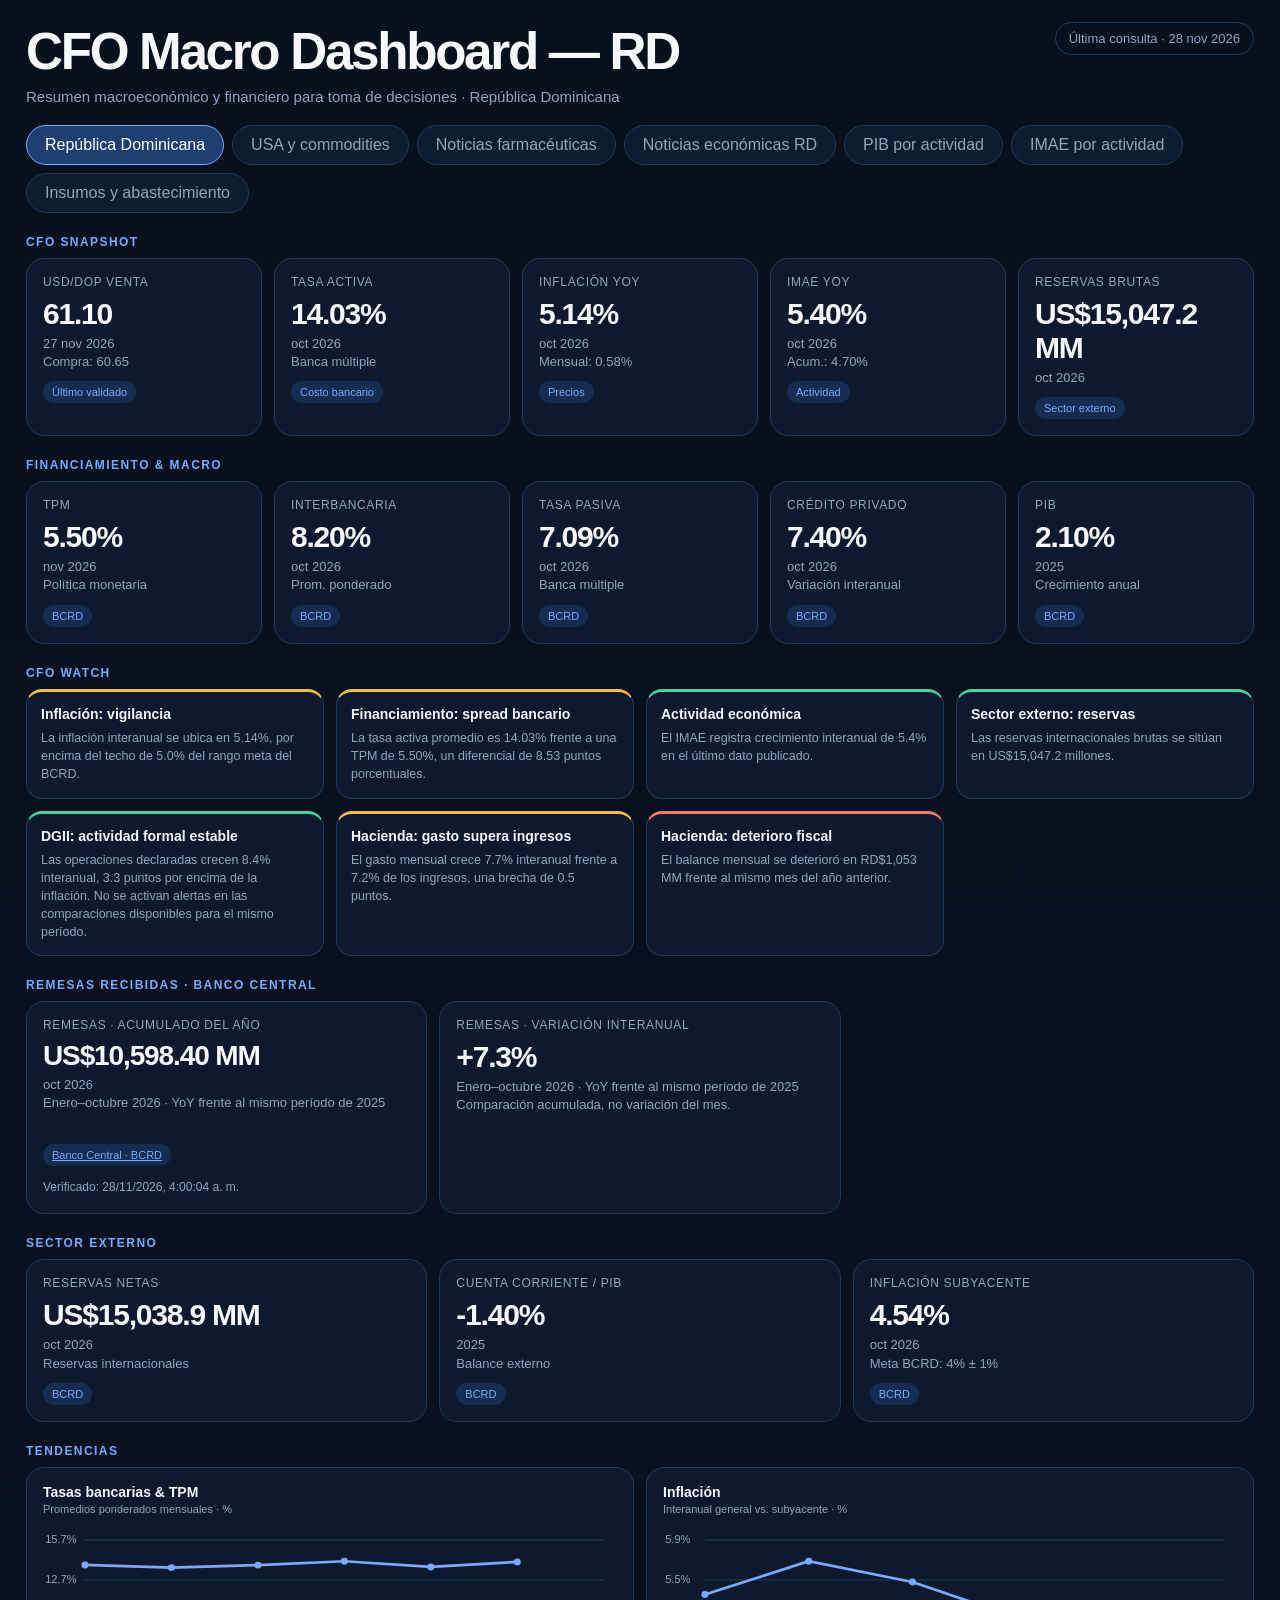
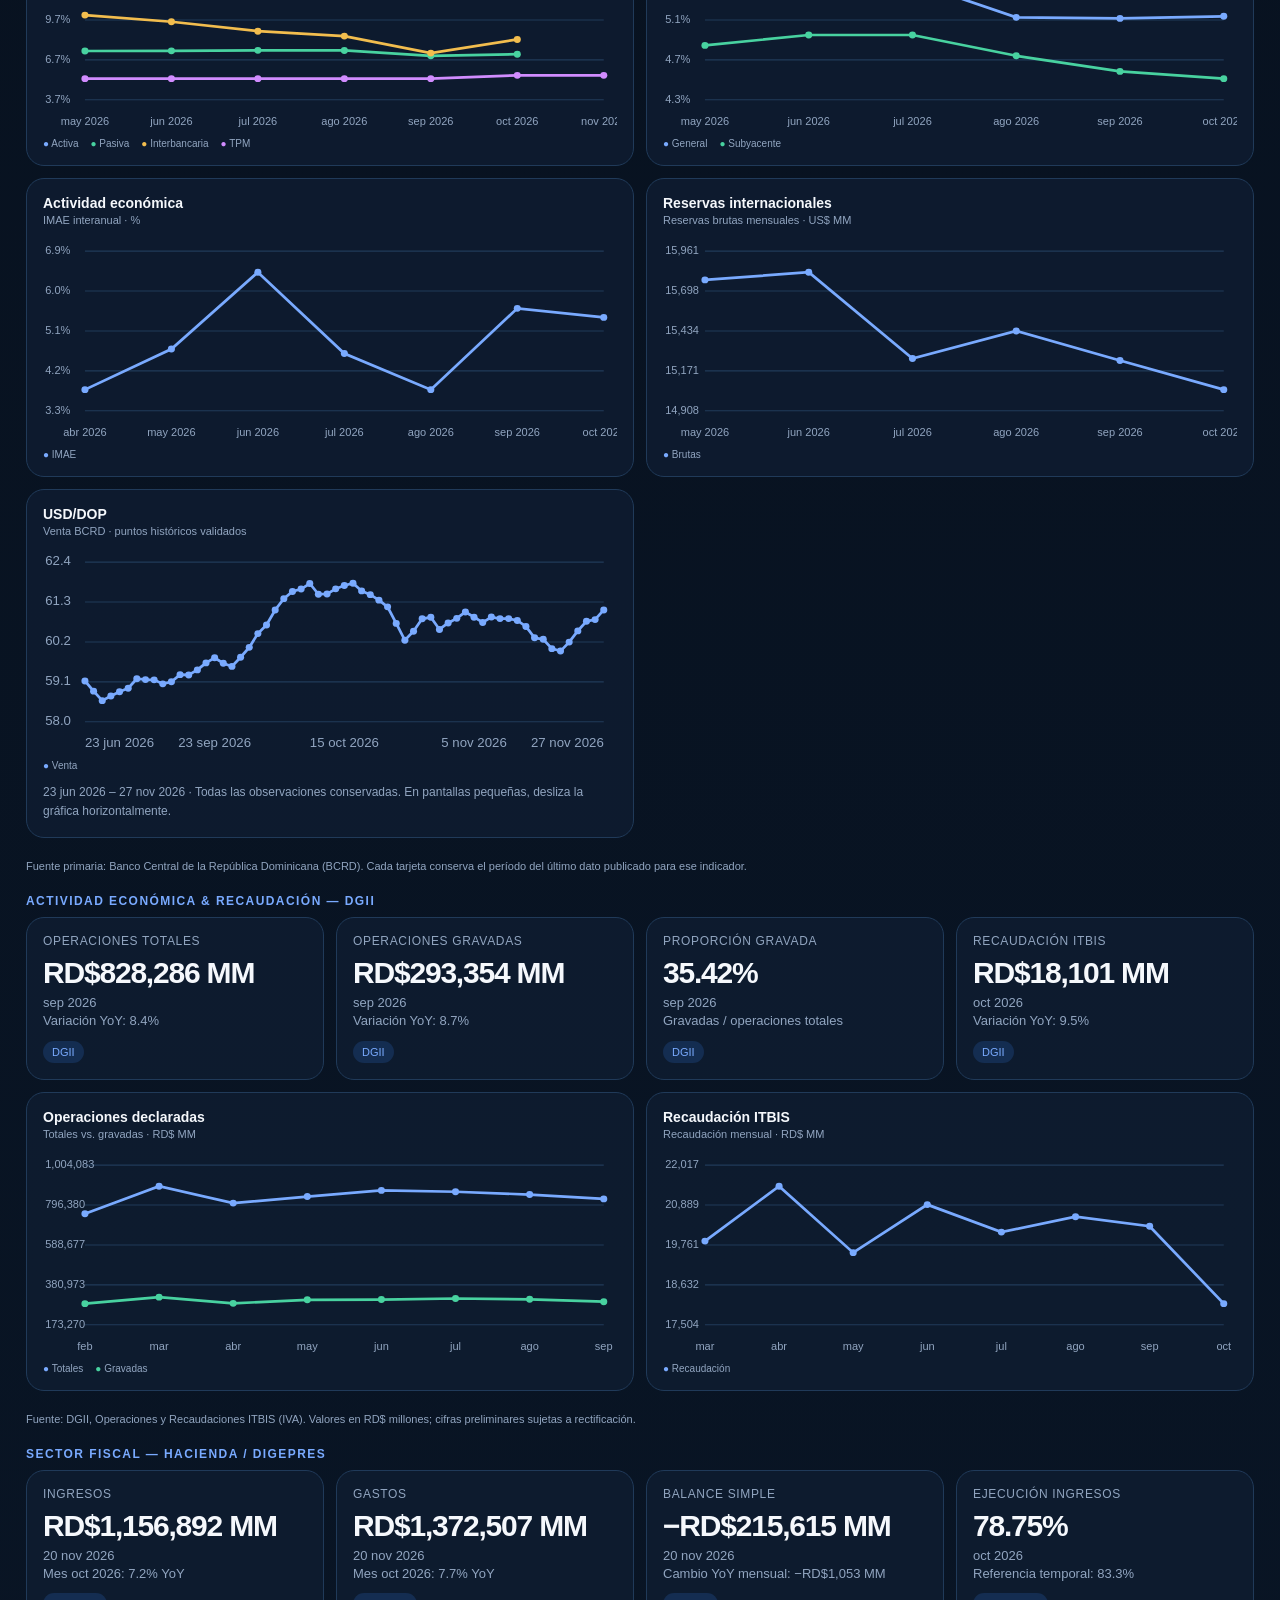
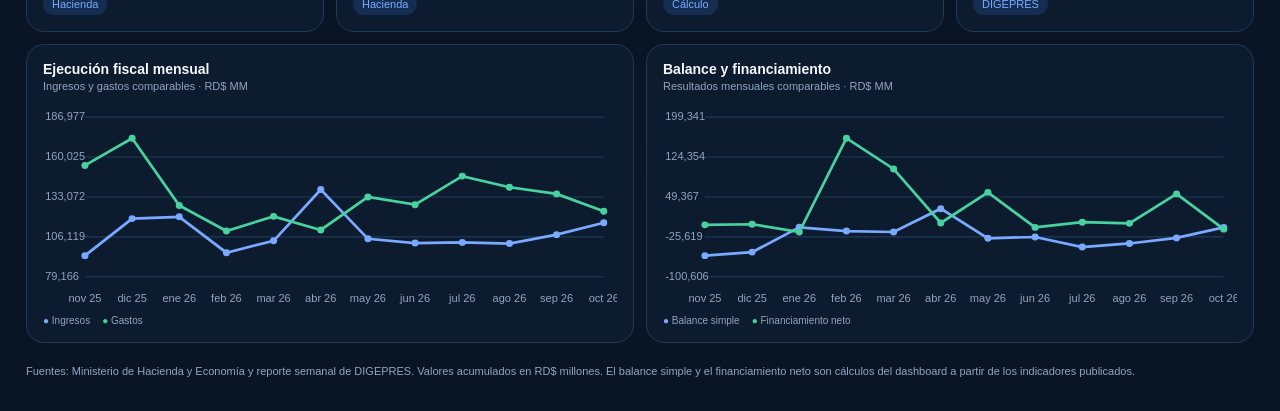
<file: index.html>
<!doctype html>
<html lang="es"><head>
<meta charset="utf-8"><meta name="viewport" content="width=device-width,initial-scale=1,viewport-fit=cover">
<title>CFO Macro Dashboard RD</title>
<style>
:root{--bg:#08111f;--panel:#0e1c2f;--line:#203a59;--text:#f5f8fc;--muted:#91a5c0;--blue:#79aaff;--green:#48d2a0;--yellow:#f2bd4e;--red:#ff7777}
*{box-sizing:border-box}body{margin:0;background:linear-gradient(180deg,#07101d,#091525);color:var(--text);font-family:-apple-system,BlinkMacSystemFont,"Segoe UI",Roboto,Arial,sans-serif}
.wrap{max-width:1500px;margin:auto;padding:22px 26px 34px}
header{display:flex;justify-content:space-between;align-items:flex-start;gap:16px;margin-bottom:20px}
h1{font-size:clamp(30px,4vw,52px);letter-spacing:-.045em;margin:0}.sub{color:var(--muted);margin-top:7px;font-size:15px}
.badge{border:1px solid var(--line);border-radius:999px;padding:8px 13px;color:var(--muted);font-size:13px;white-space:nowrap}
.sec{font-size:12px;font-weight:800;letter-spacing:.12em;color:var(--blue);text-transform:uppercase;margin:22px 0 9px}
.grid5{display:grid;grid-template-columns:repeat(5,minmax(0,1fr));gap:12px}
.card{background:rgba(14,28,47,.92);border:1px solid var(--line);border-radius:18px;padding:16px;min-height:138px}
.k{font-size:12px;color:var(--muted);text-transform:uppercase;letter-spacing:.055em}.v{font-size:30px;font-weight:800;letter-spacing:-.04em;margin:8px 0 4px}
.meta{font-size:13px;color:var(--muted);line-height:1.4}.pill{display:inline-block;margin-top:10px;background:#142d51;color:var(--blue);font-size:11px;padding:5px 9px;border-radius:999px}
.watchgrid{display:grid;grid-template-columns:repeat(4,minmax(0,1fr));gap:12px}.watch{background:rgba(14,28,47,.92);border:1px solid var(--line);border-top:3px solid var(--green);border-radius:16px;padding:14px;min-height:110px}
.watch.yellow{border-top-color:var(--yellow)}.watch.red{border-top-color:var(--red)}.watch h3{font-size:14px;margin:0 0 7px}.watch p{font-size:12.5px;line-height:1.45;color:var(--muted);margin:0}
.ext{display:grid;grid-template-columns:repeat(3,1fr);gap:12px}.ext .card{min-height:120px}
.foot{font-size:11px;color:var(--muted);margin-top:22px}
.charts{display:grid;grid-template-columns:repeat(2,minmax(0,1fr));gap:12px}
.chart{background:rgba(14,28,47,.92);border:1px solid var(--line);border-radius:18px;padding:16px;min-height:270px}
.chart h3{font-size:14px;margin:0 0 3px}.chart .desc{font-size:11px;color:var(--muted);margin-bottom:10px}
.chart svg{width:100%;height:205px;overflow:visible}.chart text{fill:var(--muted);font-size:10px}
.chart .gridline{stroke:#203a59;stroke-width:1}.chart .line{fill:none;stroke-width:2.5}.legend{display:flex;gap:12px;flex-wrap:wrap;font-size:10px;color:var(--muted);margin-top:4px}
.dgii{display:grid;grid-template-columns:repeat(4,minmax(0,1fr));gap:12px}
.fiscal{display:grid;grid-template-columns:repeat(4,minmax(0,1fr));gap:12px}
@media(max-width:1000px){.grid5{grid-template-columns:repeat(3,1fr)}.watchgrid{grid-template-columns:repeat(2,1fr)}}
@media(max-width:1000px){.dgii,.fiscal{grid-template-columns:repeat(2,1fr)}}
@media(max-width:650px){.charts{grid-template-columns:1fr}.wrap{padding:16px}header{display:block}.badge{display:inline-block;margin-top:12px}.grid5{grid-template-columns:repeat(2,1fr)}.ext{grid-template-columns:1fr}.watchgrid,.dgii,.fiscal{grid-template-columns:1fr}.card{min-height:126px;padding:14px}.v{font-size:28px}.sub{font-size:13px}}
nav{display:flex;gap:8px;flex-wrap:wrap;margin:16px 0 22px}button.tab{font:inherit;cursor:pointer;border:1px solid var(--line);border-radius:999px;background:var(--panel);color:var(--muted);padding:10px 18px}button.tab[aria-selected="true"]{background:#1d4071;color:#fff;border-color:var(--blue)}[hidden]{display:none!important}a{color:var(--blue)}.source-note{font-size:12px;color:var(--muted);line-height:1.6;margin-top:12px}.usa-card .v{font-size:28px}.usa-card .meta{min-height:58px}.source-warning{color:var(--yellow)}
.news-tools{display:flex;gap:16px;flex-wrap:wrap;margin:20px 0}.news-tools label{display:flex;align-items:center;gap:8px;color:var(--muted);font-size:13px}.news-tools select,.news-tools input{font:inherit;border:1px solid var(--line);border-radius:10px;padding:11px;background:var(--panel);color:var(--text);max-width:100%}.news-search{flex:1}.news-search input{flex:1;min-width:160px}.news-grid{display:grid;grid-template-columns:repeat(2,minmax(0,1fr));gap:12px;margin:16px 0}.news-card{min-height:0}.news-card h3{font-size:17px;line-height:1.45;margin:9px 0 14px}.news-card h3 a{text-decoration:none;color:var(--text)}.news-card h3 a:hover{text-decoration:underline;color:var(--blue)}.news-tags{display:flex;flex-wrap:wrap;gap:6px}.news-tags span{font-size:11px;color:var(--muted);border:1px solid var(--line);padding:4px 7px;border-radius:999px}.empty{padding:28px;color:var(--muted);grid-column:1/-1;border:1px dashed var(--line);border-radius:16px}@media(max-width:650px){#usaCards{grid-template-columns:1fr}.news-grid{grid-template-columns:1fr}.news-tools{display:block}.news-tools label{margin-bottom:10px}}
.chart-scroll{width:100%;overflow-x:auto}.fx-chart svg{min-width:560px}.fx-chart svg text{font-size:12px}.fx-chart .chart-scroll{scrollbar-width:thin;scrollbar-color:var(--line) var(--panel)}
.gdp-top{display:flex;justify-content:space-between;align-items:center;gap:20px;flex-wrap:wrap}.gdp-top h2{font-size:23px;margin:0}.gdp-top label{color:var(--muted);font-size:13px;display:block;max-width:100%}.gdp-top select{display:block;width:360px;max-width:100%;font:inherit;background:var(--panel);color:var(--text);border:1px solid var(--line);border-radius:10px;padding:12px;margin-top:7px}.gdp-detail{display:grid;grid-template-columns:minmax(0,3fr) minmax(190px,1fr);gap:16px;margin:20px 0}.gdp-plot h3{margin:0;font-size:18px}.gdp-plot .source-note{margin-top:5px}.gdp-plot svg{display:block;width:100%;height:255px}.gdp-gridline{stroke:var(--line);stroke-width:1}.gdp-axis{fill:var(--muted);font-size:12px}.gdp-value{fill:var(--text);font-size:14px}.gdp-bar{fill:var(--blue)}.gdp-bar-negative{fill:var(--red)}.gdp-summary{display:flex;flex-direction:column;justify-content:space-around;gap:24px}.gdp-number{font-size:34px;font-weight:800;letter-spacing:-.04em;margin:7px 0;font-variant-numeric:tabular-nums}.gdp-table-wrap{overflow-x:auto}.gdp-table{width:100%;min-width:710px;border-collapse:collapse;font-size:13px;font-variant-numeric:tabular-nums}.gdp-table th,.gdp-table td{padding:13px 12px;border-bottom:1px solid var(--line);text-align:right;white-space:nowrap}.gdp-table th{font-weight:500;color:var(--muted)}.gdp-table th:first-child,.gdp-table td:first-child{text-align:left;white-space:normal;min-width:210px;max-width:300px}.gdp-table th span{font-size:11px}.gdp-table button{font:inherit;color:var(--text);background:none;border:0;padding:0;text-align:left;cursor:pointer;text-decoration:underline;text-decoration-style:dotted;text-underline-offset:4px}.gdp-selected{background:#142d51}.gdp-negative{color:var(--red)}.gdp-latest{font-weight:800}@media(max-width:650px){.gdp-detail{grid-template-columns:1fr}.gdp-summary{flex-direction:row;justify-content:space-between}.gdp-top select{width:100%}.gdp-top label{width:100%}.gdp-number{font-size:28px}.gdp-axis{font-size:11px}.gdp-value{font-size:12px}}
#usaCards{grid-template-columns:repeat(4,minmax(0,1fr))}@media(max-width:1000px){#usaCards{grid-template-columns:repeat(3,minmax(0,1fr))}}@media(max-width:650px){#usaCards{grid-template-columns:1fr}}
</style><link rel="stylesheet" href="assets/inputs.css"></head><body><main class="wrap">
<header><div><h1>CFO Macro Dashboard — RD</h1><div class="sub">Resumen macroeconómico y financiero para toma de decisiones · República Dominicana</div></div><div class="badge" id="stamp">Actualizando…</div></header>
<nav aria-label="Secciones del dashboard"><button class="tab" id="tab-rd" role="tab" aria-controls="panel-rd" aria-selected="true">República Dominicana</button><button class="tab" id="tab-usa" role="tab" aria-controls="panel-usa" aria-selected="false">USA y commodities</button><button class="tab" id="tab-news" role="tab" aria-controls="panel-news" aria-selected="false">Noticias farmacéuticas</button><button class="tab" id="tab-economy" role="tab" aria-controls="panel-economy" aria-selected="false">Noticias económicas RD</button><button class="tab" id="tab-gdp" role="tab" aria-controls="panel-gdp" aria-selected="false">PIB por actividad</button><a href="imae.html" style="display:inline-flex;align-items:center;border:1px solid #203a59;border-radius:999px;background:#0e1c2f;color:#91a5c0;padding:10px 18px;text-decoration:none">IMAE por actividad</a><button class="tab" id="tab-inputs" role="tab" aria-controls="panel-inputs" aria-selected="false">Insumos y abastecimiento</button></nav>
<section id="panel-rd" role="tabpanel" aria-labelledby="tab-rd"><div id="health" class="foot" role="status"></div><div class="sec">CFO Snapshot</div><div class="grid5" id="snapshot"></div>
<div class="sec">Financiamiento & Macro</div><div class="grid5" id="macro"></div>
<div class="sec">CFO Watch</div><div class="watchgrid" id="watch"></div>
<div class="sec">Remesas recibidas · Banco Central</div><div class="ext" id="remittancesCards"></div><div class="sec">Sector externo</div><div class="ext" id="external"></div>
<div class="sec">Tendencias</div><div class="charts" id="charts"></div><div class="foot">Fuente primaria: Banco Central de la República Dominicana (BCRD). Cada tarjeta conserva el período del último dato publicado para ese indicador.</div>
<div class="sec">Actividad económica & recaudación — DGII</div><div class="dgii" id="dgii"></div>
<div class="charts" id="dgiiCharts" style="margin-top:12px"></div>
<div class="foot">Fuente: DGII, Operaciones y Recaudaciones ITBIS (IVA). Valores en RD$ millones; cifras preliminares sujetas a rectificación.</div>
<div class="sec">Sector fiscal — Hacienda / DIGEPRES</div><div class="fiscal" id="fiscal"></div>
<div class="charts" id="fiscalCharts" style="margin-top:12px"></div>
<div class="foot">Fuentes: Ministerio de Hacienda y Economía y reporte semanal de DIGEPRES. Valores acumulados en RD$ millones. El balance simple y el financiamiento neto son cálculos del dashboard a partir de los indicadores publicados.</div>
</section><section id="panel-usa" role="tabpanel" aria-labelledby="tab-usa" hidden><div class="sec">USA y commodities</div><p class="source-note">Cada indicador muestra el período del dato y la última verificación. Fed: rango objetivo vigente. Treasury: última observación diaria publicada. CPI: inflación general interanual mensual. S&P 500: último cierre publicado, en puntos; no es una cotización en tiempo real. PMI: mensual. Commodities: última observación diaria disponible, con unidad y mercado de referencia.</p><div class="grid5" id="usaCards"></div><div class="source-note" id="usaHealth" role="status"></div><div class="sec">Cómo leerlos</div><div class="ext"><div class="card"><h3>Financiamiento en USD</h3><div class="meta">La Fed señala la política monetaria de corto plazo. El Treasury a 10 años sirve de referencia para rendimientos y financiamiento de mayor plazo.</div></div><div class="card"><h3>Actividad de USA</h3><div class="meta">PMI superior a 50 indica expansión del sector; inferior a 50, contracción. Es un índice de difusión: 54.5 no significa crecimiento de 54.5%.</div></div><div class="card"><h3>Referencias de commodities</h3><div class="meta">WTI: spot en Cushing. Oro: futuros COMEX (GC=F), US$/onza troy; el cambio de contrato puede afectar la serie. No son precios al consumidor en RD ni cotizaciones en tiempo real.</div></div></div><div class="sec">Economic Cycle · Leading, Coincident & Lagging</div><p class="source-note">Fuente exclusiva: The Conference Board. Solo último valor publicado y variación mensual cuando esté disponible.</p><div class="ext" id="economicCycle"></div><p class="source-note" id="economicCycleStatus" role="status">Consultando disponibilidad de series públicas…</p></section>
<section id="panel-news" role="tabpanel" aria-labelledby="tab-news" hidden><div class="sec">Noticias farmacéuticas del día</div><p class="source-note">Medicamentos, industria farmacéutica, regulación y acceso. Cobertura de medios seleccionados en RD, Centroamérica, México, USA, Europa y el resto del mundo.</p><div class="news-tools"><label>Región <select id="newsRegion"><option value="all">Todas las regiones</option></select></label><label class="news-search">Buscar <input id="newsSearch" type="search" placeholder="Empresa, medicamento o tema…"></label></div><div class="source-note" id="newsStatus" role="status">Buscando noticias…</div><div id="newsList" class="news-grid"></div><div class="source-note">Solo se muestran publicaciones del día en hora dominicana. La búsqueda se ejecuta diariamente, incluidos fines de semana; no se presenta un archivo de días anteriores. Algunos medios requieren suscripción. Los enlaces de Google News conducen a la publicación original.</div></section>
<section id="panel-economy" role="tabpanel" aria-labelledby="tab-economy" hidden>
<div class="sec">Noticias económicas y financieras · República Dominicana</div>
<p class="source-note">Banco Central, Hacienda, DGII, sector financiero, mercado de valores y economía dominicana. Incluye noticias, análisis y búsquedas de artículos de opinión o relacionados con economistas dominicanos.</p>
<div class="news-tools"><label>Tema <select id="economyTopic"><option value="all">Todos los temas</option></select></label><label>Economista <select id="economyEconomist"><option value="all">Todos</option></select></label><label class="news-search">Buscar <input id="economySearch" type="search" placeholder="Institución, economista o tema…"></label></div>
<div id="economyStatus" class="source-note" role="status">Buscando noticias económicas…</div><div id="economyList" class="news-grid"></div>
<p class="source-note">Solo publicaciones del día en hora dominicana. Las noticias del día anterior se ocultan automáticamente; no se mantiene un archivo visible. Búsqueda automática programada varias veces al día, sujeta a los retrasos de GitHub. La pantalla comprueba nuevas publicaciones cada cinco minutos. Cobertura de medios seleccionados y fuentes oficiales, no exhaustiva. Los filtros de economistas incluyen coincidencias por nombre en el titular/resumen o en la búsqueda; no confirman autoría. Los enlaces de Google News redirigen al medio original; algunos medios requieren suscripción.</p>
</section>
<section id="panel-gdp" role="tabpanel" aria-labelledby="tab-gdp" hidden><div class="gdp-top"><div><div class="sec">PIB por actividad</div><h2>Últimos cuatro trimestres publicados</h2><div class="source-note" id="gdpPeriods">Cargando datos del BCRD…</div></div><label>Actividad<select id="gdpActivity" aria-label="Actividad económica"></select></label></div><div class="gdp-detail"><div class="card gdp-plot"><h3 id="gdpTitle">Construcción</h3><div class="source-note">Cada trimestre frente al mismo trimestre del año anterior</div><div id="gdpChart"></div></div><div class="card gdp-summary" aria-live="polite"><div><div class="meta">Últimos 12 meses · YoY</div><div class="gdp-number" id="gdpAnnual">—</div><div class="meta" id="gdpAnnualPeriod"></div></div><div><div class="meta">Acumulado del año · YoY</div><div class="gdp-number" id="gdpYtd">—</div><div class="meta" id="gdpYtdPeriod"></div></div></div></div><div class="sec">Comparación de actividades</div><div class="gdp-table-wrap"><table class="gdp-table"><thead id="gdpTableHead"></thead><tbody id="gdpTableBody"></tbody></table></div><div class="source-note" id="gdpStatus" role="status"></div><div class="source-note">Fuente: <a id="gdpSource" target="_blank" rel="noopener noreferrer">Banco Central · descargar Excel</a>. Índices de volumen encadenados, referencia 2018. Las cuatro columnas comparan cada trimestre con el mismo trimestre del año anterior. Últimos 12 meses: cálculo con los índices de cada actividad frente a los cuatro trimestres previos. Acumulado: tasa oficial del BCRD. Las actividades y sus desgloses no deben sumarse. Salud corresponde a servicios de salud; este cuadro no identifica por separado la fabricación de medicamentos.</div></section>
<section id="panel-inputs" role="tabpanel" aria-labelledby="tab-inputs" hidden>
<div class="inputs-top"><div><div class="sec">Insumos y abastecimiento</div><h2>Señales externas de costo y suministro</h2></div><span class="badge">Fuentes públicas</span></div>
<p class="inputs-intro">Referencias de mercado para materias primas y empaques. <strong>Los índices orientan sobre presiones externas; no son cotizaciones de grado farmacéutico ni garantizan disponibilidad.</strong> Las sustancias se presentan por nombre genérico, sin prioridades comerciales.</p>
<div class="source-note" id="inputsStatus" role="status">Cargando señales públicas…</div>
<div class="sec">CFO Watch · insumos</div><div id="inputsWatch" class="watchgrid inputs-watch"></div>
<div class="sec">Fletes marítimos · World Container Index</div><div class="ext" id="wciCards"></div><p class="source-note">WCI semanal de Drewry: US$ por contenedor de 40 pies en rutas principales. Referencia global; cada importación depende de su ruta y condiciones.</p><div class="sec">Precios de referencia y logística</div><p class="inputs-legend">Variación frente a 1, 3 y 12 meses antes, con meses comparables exactos. Fuentes directas: BLS para los cuatro índices PPI y Banco Mundial para aluminio y azúcar. Estos dos históricos se reconstruyen íntegramente con la nueva fuente, sin empalmar FMI/FRED. El azúcar se convierte de US$/kg a centavos US$/libra. Los índices PPI miden precios de productor en EE. UU.; su nivel no es un precio en dólares. Los gráficos muestran hasta 24 observaciones mensuales en su unidad original. Una caída de un índice no implica una caída proporcional del precio del insumo terminado.</p><div id="inputsCards" class="inputs-cards"></div>
<div class="sec">Materias primas con referencia disponible</div>
<p class="inputs-legend">La tabla muestra únicamente sustancias con datos numéricos de una serie pública integrada. Se omiten los materiales sin referencia disponible. Las referencias son indirectas y deben interpretarse según su alcance.</p>
<div class="news-tools inputs-tools"><label class="news-search">Buscar sustancia <input id="inputsSearch" type="search" placeholder="Nombre genérico…"></label></div>
<div class="source-note" id="inputsCatalogueCount" role="status"></div><div class="gdp-table-wrap"><table class="gdp-table inputs-table"><thead><tr><th>Sustancia</th><th>Precio / referencia</th><th>Alcance de la comparación</th></tr></thead><tbody id="inputsCatalogueBody"></tbody></table></div><div class="source-note" id="inputsFDAStatus"></div>
<div class="sec">Fuentes y lectura de las señales</div><div class="ext inputs-method">
<div class="card"><h3>Empaques</h3><p>Aluminio primario, resinas termoplásticas, corrugado y cajas plegadizas tienen referencias externas integradas. La canasta de resinas no es un índice específico de PVC/PVDC. El costo de transformación, impresión, recubrimiento y transporte puede cambiar de forma independiente.</p><p>PVC regional: <a href="https://www.icis.com/explore/commodities/chemicals/pvc/" target="_blank" rel="noopener noreferrer">ICIS</a>. Referencia especializada por evaluar según acceso y licencia; no se extraen precios restringidos.</p></div>
<div class="card"><h3>APIs y excipientes especializados</h3><p><a href="https://www.pharmacompass.com/" target="_blank" rel="noopener noreferrer">PharmaCompass</a> ofrece referencias de APIs para consulta externa. Las operaciones deben compararse por sustancia, sal, pureza, volumen, fecha, destino e Incoterm. No se calcula un precio comparable con transacciones heterogéneas.</p><p>Sin serie validada se muestra «sin serie pública comparable integrada». No se reemplazan celulosas, polioles o sílice farmacéutica con precios industriales de otros productos.</p></div>
<div class="card"><h3>Disponibilidad y alertas</h3><p><a href="https://www.fda.gov/drugs/drug-safety-and-availability/drug-shortages" target="_blank" rel="noopener noreferrer">FDA Drug Shortages</a>: se consultan todos los registros y se filtran estados Current por familia genérica. Una presentación puede figurar Available dentro de un faltante vigente. No significa escasez mundial del API.</p><p>GSCPI: presión global respecto del promedio histórico. No mide inventarios, proveedores ni plazos de entrega de una empresa.</p></div></div>
<details class="card inputs-method" style="margin-top:16px"><summary>Metodología y umbrales del CFO Watch</summary><ul><li>Precios: amarillo si el aumento alcanza 5% en 1 mes, 10% en 3 meses o 20% en 12 meses; rojo desde 10%, 20% o 30%, respectivamente. Son umbrales orientativos de observación, sin calibración a contratos o márgenes.</li><li>GSCPI: amarillo desde 1 desviación estándar y rojo desde 2. Sus variaciones se expresan en puntos.</li><li>Series con más de 120 días o consulta fallida no generan nuevas alertas numéricas. Mantienen el dato, período y verificación anterior con aviso de vigencia.</li><li>Un faltante FDA genera una señal amarilla informativa separada, sin convertirlo en una clasificación de disponibilidad del API. La fecha de actualización de la base y la de cada registro se muestran por separado.</li><li>Ausencia de alerta o de coincidencia FDA no demuestra disponibilidad. La cobertura no es exhaustiva y no incluye precios de contratos, costos puestos en planta ni inventarios.</li></ul></details>
</section>
</main><script>
for(const name of ['rd','usa','news','economy','gdp','inputs'])document.getElementById('tab-'+name).addEventListener('click',()=>{for(const id of ['rd','usa','news','economy','gdp','inputs']){document.getElementById('panel-'+id).hidden=id!==name;document.getElementById('tab-'+id).setAttribute('aria-selected',String(id===name));}});
if(location.hash==='#insumos')document.getElementById('tab-inputs').click();
const esc=v=>String(v??'').replace(/[&<>"']/g,c=>({'&':'&amp;','<':'&lt;','>':'&gt;','"':'&quot;',"'":'&#39;'}[c]));
const safeURL=u=>{try{const x=new URL(u);return x.protocol==='https:'?x.href:'#'}catch{return '#'}};
const M=["ene","feb","mar","abr","may","jun","jul","ago","sep","oct","nov","dic"];
const per=p=>{if(!p)return"—";let a=p.split("-");if(a.length===3)return`${+a[2]} ${M[+a[1]-1]} ${a[0]}`;if(a.length===2)return`${M[+a[1]-1]} ${a[0]}`;return p};
const g=(d,k)=>d.series?.[k]||{};
function card(label,x,fmt="pct",extra="",pill="BCRD"){
 let n=x.value,v=n==null?"—":fmt==="pct"?`${Number(n).toFixed(2)}%`:fmt==="fx"?Number(n).toFixed(2):fmt==="usd"?`US$${Number(n).toLocaleString("en-US",{maximumFractionDigits:1})} MM`:fmt==="rdmm"?`${Number(n)<0?"−":""}RD$${Math.abs(Number(n)).toLocaleString("en-US",{maximumFractionDigits:0})} MM`:Number(n).toFixed(1);
 return`<div class="card"><div class="k">${label}</div><div class="v">${v}</div><div class="meta">${per(x.period)}${extra?`<br>${extra}`:""}</div><span class="pill">${pill}</span></div>`
}

function lineChart(title,desc,labels,series,format="pct"){
 const W=520,H=190,L=38,R=12,T=14,B=28, vals=series.flatMap(s=>s.values.filter(v=>v!=null && Number.isFinite(v)));
 if(!vals.length)return `<div class="chart"><h3>${title}</h3><div class="desc">Sin observaciones verificadas.</div></div>`;
 let min=Math.min(...vals),max=Math.max(...vals); let pad=(max-min)*.18||1; min-=pad;max+=pad;
 const x=i=>L+(W-L-R)*(labels.length===1?.5:i/(labels.length-1));
 const y=v=>T+(H-T-B)*(max-v)/(max-min);
 const colors=["#79aaff","#48d2a0","#f2bd4e","#d18cff"];
 let grid=[0,.25,.5,.75,1].map(q=>{let yy=T+(H-T-B)*q,val=max-(max-min)*q;return `<line class="gridline" x1="${L}" y1="${yy}" x2="${W-R}" y2="${yy}"/><text x="2" y="${yy+3}">${format==="usd"?Math.round(val).toLocaleString("en-US"):val.toFixed(1)+(format==="pct"?"%":"")}</text>`}).join("");
 let lines=series.map((s,j)=>{let good=s.values.map((v,i)=>v==null?null:{v,i}).filter(Boolean);let pts=good.map(o=>`${x(o.i)},${y(o.v)}`).join(" ");let dots=good.map(o=>`<circle cx="${x(o.i)}" cy="${y(o.v)}" r="3.2" fill="${colors[j]}">${format==="fx"?`<title>${esc(s.name)} · ${esc(labels[o.i])} · RD$${Number(o.v).toFixed(4)}</title>`:""}</circle>`).join("");return `<polyline class="line" stroke="${colors[j]}" points="${pts}"/>${dots}`}).join("");
 const tickIndices=format==="fx"?new Set(Array.from({length:Math.min(5,labels.length)},(_,j)=>Math.round(j*(labels.length-1)/Math.max(1,Math.min(5,labels.length)-1)))):null;
 let xl=labels.map((a,i)=>tickIndices&&!tickIndices.has(i)?"":`<text text-anchor="${format==="fx"&&i===0?"start":format==="fx"&&i===labels.length-1?"end":"middle"}" x="${x(i)}" y="${H-5}">${a}</text>`).join("");
 let leg=series.map((s,j)=>`<span><b style="color:${colors[j]}">●</b> ${s.name}</span>`).join("");
 return `<div class="chart${format==="fx"?" fx-chart":""}"><h3>${title}</h3><div class="desc">${desc}</div><div class="chart-scroll"><svg viewBox="0 0 ${W} ${H}" preserveAspectRatio="none" role="img" aria-label="${esc(title)}: ${esc(labels[0])} a ${esc(labels[labels.length-1])}">${grid}${lines}${xl}</svg></div><div class="legend">${leg}</div>${format==="fx"?`<div class="source-note">${esc(labels[0])} – ${esc(labels[labels.length-1])} · Todas las observaciones conservadas. En pantallas pequeñas, desliza la gráfica horizontalmente.</div>`:""}</div>`;
}

Promise.all([fetch("data/current.json?ts="+Date.now()).then(r=>r.json()),fetch("data/history.json?ts="+Date.now()).then(r=>r.json())]).then(([d,h])=>{
 document.getElementById("stamp").textContent="Última consulta · "+per(d.as_of);
 document.getElementById("health").textContent=Object.entries(d.source_health||{}).filter(([k,v])=>!v.ok).map(([k])=>`${k}: verificación incompleta; se conserva el dato anterior.`).join(" · ");
 let buy=g(d,"usd_dop_buy");
 document.getElementById("snapshot").innerHTML=
 card("USD/DOP venta",g(d,"usd_dop_sell"),"fx",`Compra: ${buy.value==null?"—":Number(buy.value).toFixed(2)}`,"Último validado")+
 card("Tasa activa",g(d,"active_rate"),"pct","Banca múltiple","Costo bancario")+
 card("Inflación YoY",g(d,"inflation_yoy"),"pct",g(d,"inflation_monthly").value!=null?`Mensual: ${Number(g(d,"inflation_monthly").value).toFixed(2)}%`:"","Precios")+
 card("IMAE YoY",g(d,"imae_yoy"),"pct",g(d,"imae_ytd").value!=null?`Acum.: ${Number(g(d,"imae_ytd").value).toFixed(2)}%`:"","Actividad")+
 card("Reservas brutas",g(d,"gross_reserves"),"usd","","Sector externo");
 document.getElementById("macro").innerHTML=
 card("TPM",g(d,"policy_rate"),"pct","Política monetaria")+
 card("Interbancaria",g(d,"interbank_rate"),"pct","Prom. ponderado")+
 card("Tasa pasiva",g(d,"passive_rate"),"pct","Banca múltiple")+
 card("Crédito privado",g(d,"private_credit_yoy"),"pct","Variación interanual")+
 card("PIB",g(d,"gdp_growth"),"pct","Crecimiento anual");
 let w=d.cfo_watch||[];
 document.getElementById("watch").innerHTML=w.map(x=>`<div class="watch ${x.level||"green"}"><h3>${x.title}</h3><p>${x.text}</p></div>`).join("")||`<div class="watch"><h3>Sin alertas</h3><p>No hay señales generadas.</p></div>`;

 let mo=h.monthly||{}, daily=h.daily||{};
 const recent=(...keys)=>[...new Set(keys.flatMap(k=>Object.keys(mo[k]||{})))].sort().slice(-8);
 const ratePeriods=recent("active_rate","passive_rate","interbank_rate","policy_rate");
 const infPeriods=recent("inflation_yoy","core_inflation_yoy");
 const imaePeriods=recent("imae_yoy");
 const reservesPeriods=recent("gross_reserves");
 const label=p=>per(p);
 document.getElementById("charts").innerHTML=
 lineChart("Tasas bancarias & TPM","Promedios ponderados mensuales · %",ratePeriods.map(label),[
  {name:"Activa",values:ratePeriods.map(k=>mo.active_rate?.[k])},
  {name:"Pasiva",values:ratePeriods.map(k=>mo.passive_rate?.[k])},
  {name:"Interbancaria",values:ratePeriods.map(k=>mo.interbank_rate?.[k])},
  {name:"TPM",values:ratePeriods.map(k=>mo.policy_rate?.[k])}
 ])+
 lineChart("Inflación","Interanual general vs. subyacente · %",infPeriods.map(label),[
  {name:"General",values:infPeriods.map(k=>mo.inflation_yoy?.[k])},
  {name:"Subyacente",values:infPeriods.map(k=>mo.core_inflation_yoy?.[k])}
 ])+
 lineChart("Actividad económica","IMAE interanual · %",imaePeriods.map(label),[
  {name:"IMAE",values:imaePeriods.map(k=>mo.imae_yoy?.[k])}
 ])+
 lineChart("Reservas internacionales","Reservas brutas mensuales · US$ MM",reservesPeriods.map(label),[
  {name:"Brutas",values:reservesPeriods.map(k=>mo.gross_reserves?.[k])}
 ],"usd")+
 lineChart("USD/DOP","Venta BCRD · puntos históricos validados",Object.keys(daily.usd_dop_sell||{}).sort().map(per),[
  {name:"Venta",values:Object.keys(daily.usd_dop_sell||{}).sort().map(k=>daily.usd_dop_sell[k])}
 ],"fx");

 document.getElementById("external").innerHTML=
 card("Reservas netas",g(d,"net_reserves"),"usd","Reservas internacionales")+
 card("Cuenta corriente / PIB",g(d,"current_account_gdp"),"pct","Balance externo")+
 card("Inflación subyacente",g(d,"core_inflation_yoy"),"pct","Meta BCRD: 4% ± 1%");

 const yoy=k=>g(d,k+"_yoy").value==null?"Variación YoY: —":`Variación YoY: ${Number(g(d,k+"_yoy").value).toFixed(1)}%`;
 document.getElementById("dgii").innerHTML=
 card("Operaciones totales",g(d,"itbis_total_operations"),"rdmm",yoy("itbis_total_operations"),"DGII")+
 card("Operaciones gravadas",g(d,"itbis_taxed_operations"),"rdmm",yoy("itbis_taxed_operations"),"DGII")+
 card("Proporción gravada",g(d,"itbis_taxed_share"),"pct","Gravadas / operaciones totales","DGII")+
 card("Recaudación ITBIS",g(d,"itbis_revenue"),"rdmm",yoy("itbis_revenue"),"DGII");

 const lastPeriods=(obj,n=8)=>Object.keys(obj||{}).sort().slice(-n);
 const opsPeriods=lastPeriods(mo.itbis_total_operations,8);
 const revPeriods=lastPeriods(mo.itbis_revenue,8);
 const short=p=>{let a=p.split("-");return M[+a[1]-1]};
 document.getElementById("dgiiCharts").innerHTML=
 lineChart("Operaciones declaradas","Totales vs. gravadas · RD$ MM",opsPeriods.map(short),[
  {name:"Totales",values:opsPeriods.map(k=>mo.itbis_total_operations?.[k])},
  {name:"Gravadas",values:opsPeriods.map(k=>mo.itbis_taxed_operations?.[k])}
 ],"usd")+
 lineChart("Recaudación ITBIS","Recaudación mensual · RD$ MM",revPeriods.map(short),[
  {name:"Recaudación",values:revPeriods.map(k=>mo.itbis_revenue?.[k])}
 ],"usd");

 const fiscalSource=key=>g(d,key).source==="DIGEPRES"?"DIGEPRES":"Hacienda";
 document.getElementById("fiscal").innerHTML=
 card("Ingresos",g(d,"fiscal_income"),"rdmm",g(d,"fiscal_income_yoy").value==null?"Acumulado publicado":`Mes ${per(g(d,"fiscal_income_yoy").period)}: ${Number(g(d,"fiscal_income_yoy").value).toFixed(1)}% YoY`,fiscalSource("fiscal_income"))+
 card("Gastos",g(d,"fiscal_expense"),"rdmm",g(d,"fiscal_expense_yoy").value==null?"Acumulado publicado":`Mes ${per(g(d,"fiscal_expense_yoy").period)}: ${Number(g(d,"fiscal_expense_yoy").value).toFixed(1)}% YoY`,fiscalSource("fiscal_expense"))+
 card("Balance simple",g(d,"budget_balance_simple"),"rdmm",g(d,"budget_balance_yoy_change").value==null?"Ingresos − gastos":`Cambio YoY mensual: ${Number(g(d,"budget_balance_yoy_change").value)<0?"−":"+"}RD$${Math.abs(Number(g(d,"budget_balance_yoy_change").value)).toLocaleString("en-US",{maximumFractionDigits:0})} MM`,"Cálculo")+
 card("Ejecución ingresos",g(d,"fiscal_income_execution_pct"),"pct",g(d,"fiscal_expected_execution_pct").value==null?"Acumulado / presupuesto":`Referencia temporal: ${Number(g(d,"fiscal_expected_execution_pct").value).toFixed(1)}%`,"DIGEPRES");

 const fi=h.fiscal_monthly||{};
 const fiscalPeriods=lastPeriods(fi.fiscal_income,12);
 const fiscalLabels=fiscalPeriods.map(k=>{let a=k.split("-");return `${M[+a[1]-1]} ${a[0].slice(2)}`});
 document.getElementById("fiscalCharts").innerHTML=
 lineChart("Ejecución fiscal mensual","Ingresos y gastos comparables · RD$ MM",fiscalLabels,[
  {name:"Ingresos",values:fiscalPeriods.map(k=>fi.fiscal_income?.[k])},
  {name:"Gastos",values:fiscalPeriods.map(k=>fi.fiscal_expense?.[k])}
 ],"usd")+
 lineChart("Balance y financiamiento","Resultados mensuales comparables · RD$ MM",fiscalLabels,[
  {name:"Balance simple",values:fiscalPeriods.map(k=>fi.budget_balance_simple?.[k])},
  {name:"Financiamiento neto",values:fiscalPeriods.map(k=>fi.net_financing?.[k])}
 ],"usd");
}).catch(e=>{document.getElementById("stamp").textContent="Error cargando datos";console.error(e)});
fetch('data/usa.json?ts='+Date.now()).then(r=>{if(!r.ok)throw Error(r.status);return r.json()}).then(d=>{
 const names={fed_rate:'Fed Funds · rango objetivo',inflation_us_yoy:'Inflación USA · CPI YoY',treasury_10y:'Treasury · 10 años',sp500:'S&P 500 · último cierre',ism_manufacturing:'ISM PMI · Manufacturing',ism_services:'ISM PMI · Services',wti:'Petróleo WTI · spot',gold:'Oro · futuros COMEX'};
 const marketCard=([k,label])=>{const x=d.series?.[k]||{},health=d.source_health?.[k];let val=k==='inflation_us_yoy'?'N/A':'—';if(x.value!=null)val=x.unit==='percent_range'?`${Number(x.lower).toFixed(2)}–${Number(x.upper).toFixed(2)}%`:x.unit==='percent'?`${Number(x.value).toFixed(2)}%`:x.unit==='index_points'?Number(x.value).toLocaleString('en-US',{minimumFractionDigits:2,maximumFractionDigits:2}):['usd_barrel','usd_gallon','usd_oz','usd_million'].includes(x.unit)?`US$${Number(x.value).toLocaleString('en-US',{minimumFractionDigits:x.unit==='usd_gallon'?3:2,maximumFractionDigits:x.unit==='usd_gallon'?3:2})}${x.unit==='usd_million'?' MM':''}`:x.unit==='usd_40ft'?`US$${Number(x.value).toLocaleString('en-US',{maximumFractionDigits:0})}`:Number(x.value).toFixed(1);return `<div class="card usa-card"><div class="k">${label}</div><div class="v">${val}</div><div class="meta">${per(x.period)}${x.description?'<br>'+esc(x.description):''}${x.unit==='usd_40ft'?'<br>por contenedor de 40 pies':''}${x.unit==='index'?'<br>'+ (x.value>50?'Expansión del sector':x.value<50?'Contracción del sector':'Sin cambio del sector'):''}</div><a class="pill" href="${esc(safeURL(x.url))}" target="_blank" rel="noopener noreferrer">${esc(x.source||'Fuente')}</a><div class="source-note">Verificado: ${x.verified_at?new Date(x.verified_at).toLocaleString('es-DO',{timeZone:'America/Santo_Domingo'}):'Pendiente'}${health?.ok===false?'<br><span class="source-warning">Consulta automática incompleta; se conserva el último dato verificado.</span>':''}</div></div>`};
 document.getElementById('usaCards').innerHTML=Object.entries(names).map(marketCard).join('');
 document.getElementById('wciCards').innerHTML=marketCard(['world_container_index','World Container Index']);
 const rem=d.series?.remittances_ytd;
 document.getElementById('remittancesCards').innerHTML=marketCard(['remittances_ytd','Remesas · acumulado del año'])+(rem?.yoy!=null?`<div class="card"><div class="k">Remesas · variación interanual</div><div class="v">${rem.yoy>0?'+':''}${Number(rem.yoy).toFixed(1)}%</div><div class="meta">${esc(rem.description)}<br>Comparación acumulada, no variación del mes.</div></div>`:'');
 document.getElementById('usaHealth').textContent='Último intento de actualización: '+new Date(d.checked_at).toLocaleString('es-DO',{timeZone:'America/Santo_Domingo'});
}).catch(()=>{for(const id of ['usaHealth','wciCards','remittancesCards'])document.getElementById(id).textContent='No se pudieron cargar los indicadores; intenta nuevamente.';});
let newsData=null;
const rdDay=()=>{const parts=new Intl.DateTimeFormat('en-CA',{timeZone:'America/Santo_Domingo',year:'numeric',month:'2-digit',day:'2-digit'}).formatToParts(new Date());return ['year','month','day'].map(k=>parts.find(x=>x.type===k).value).join('-')};
function renderNews(){
 const list=document.getElementById('newsList'),status=document.getElementById('newsStatus');
 if(!newsData)return;
 const fresh=newsData.date===rdDay();
 if(!fresh){list.innerHTML='<div class="empty">Pendiente la actualización de hoy. Las noticias de días anteriores se han ocultado.</div>';status.textContent='Solo noticias del día · hora de Santo Domingo';return;}
 const region=document.getElementById('newsRegion').value||'all',search=(document.getElementById('newsSearch').value||'').toLocaleLowerCase();
 const items=(newsData.items||[]).filter(x=>(region==='all'||x.regions.includes(region))&&(`${x.title} ${x.publisher}`).toLocaleLowerCase().includes(search));
 const failed=Object.entries(newsData.source_health||{}).filter(([k,v])=>!v.ok).map(([k])=>newsData.regions[k]);
 status.textContent=`${per(newsData.date)} · ${items.length} noticias${region==='all'?'':' en '+newsData.regions[region]} · Última búsqueda: ${new Date(newsData.checked_at).toLocaleTimeString('es-DO',{timeZone:'America/Santo_Domingo',hour:'2-digit',minute:'2-digit'})} (RD)${failed.length?' · Cobertura incompleta: '+failed.join(', '):''}`;
 list.innerHTML=items.map(x=>`<article class="card news-card"><div class="k">${esc(x.publisher)} · ${new Date(x.published_at).toLocaleTimeString('es-DO',{timeZone:'America/Santo_Domingo',hour:'2-digit',minute:'2-digit'})} RD</div><h3><a href="${esc(safeURL(x.url))}" target="_blank" rel="noopener noreferrer">${esc(x.title)}</a></h3><div class="news-tags">${x.regions.map(k=>`<span>${esc(newsData.regions[k]||k)}</span>`).join('')}</div></article>`).join('')||`<div class="empty">${failed.length?'La búsqueda está incompleta. No hay noticias disponibles con estos filtros.':'No se encontraron noticias de hoy con estos filtros.'}</div>`;
}
async function loadNews(){try{const r=await fetch('data/news.json?ts='+Date.now());if(!r.ok)throw Error(r.status);newsData=await r.json();const select=document.getElementById('newsRegion'),value=select.value||'all';select.innerHTML='<option value="all">Todas las regiones</option>'+Object.entries(newsData.regions).map(([k,v])=>`<option value="${esc(k)}">${esc(v)}</option>`).join('');select.value=value;renderNews()}catch{renderNews();document.getElementById('newsStatus').textContent='No se pudo actualizar el listado de noticias. Intenta recargar.';}}
document.getElementById('newsRegion').addEventListener('change',renderNews);document.getElementById('newsSearch').addEventListener('input',renderNews);loadNews();setInterval(()=>{renderNews();loadNews()},300000);
</script><script src="assets/economic-cycle.js"></script><script src="assets/gdp.js"></script><script src="assets/inputs.js"></script><script src="assets/economy-news.js"></script></body></html>
</file>
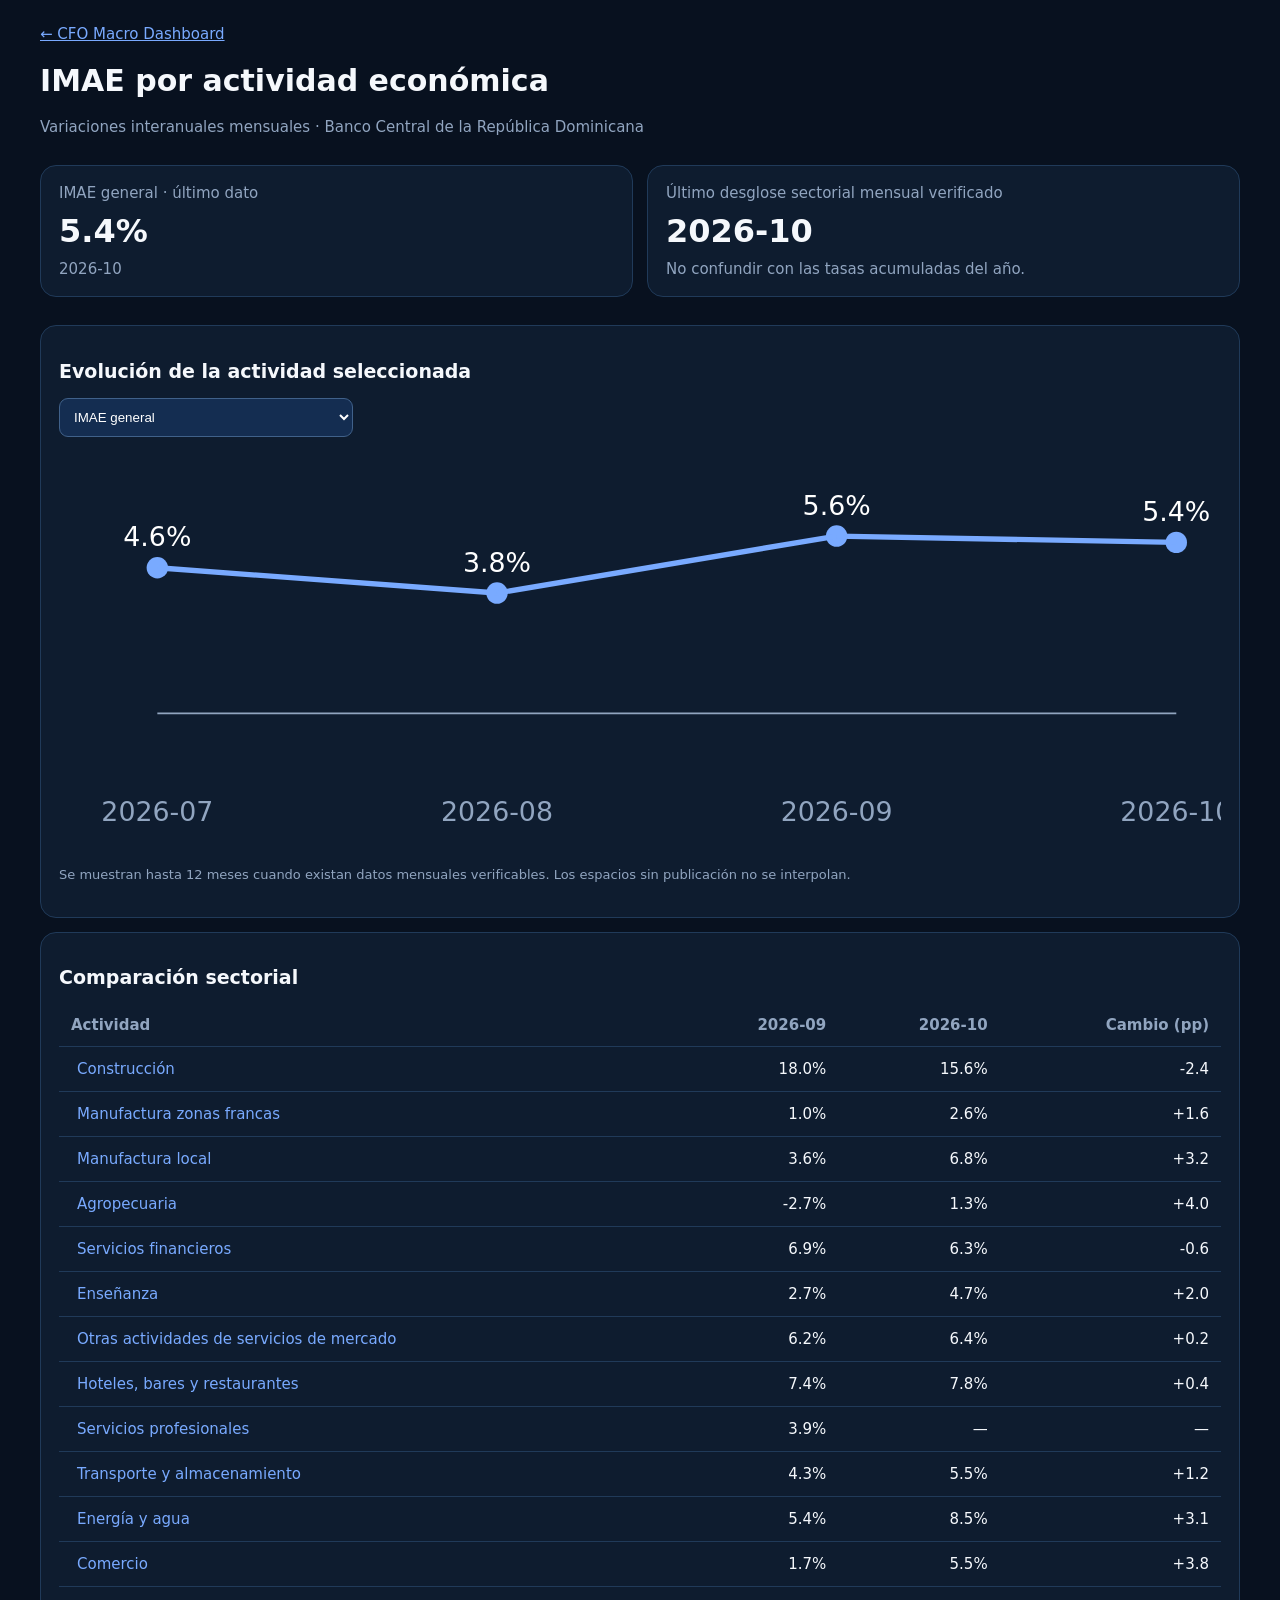
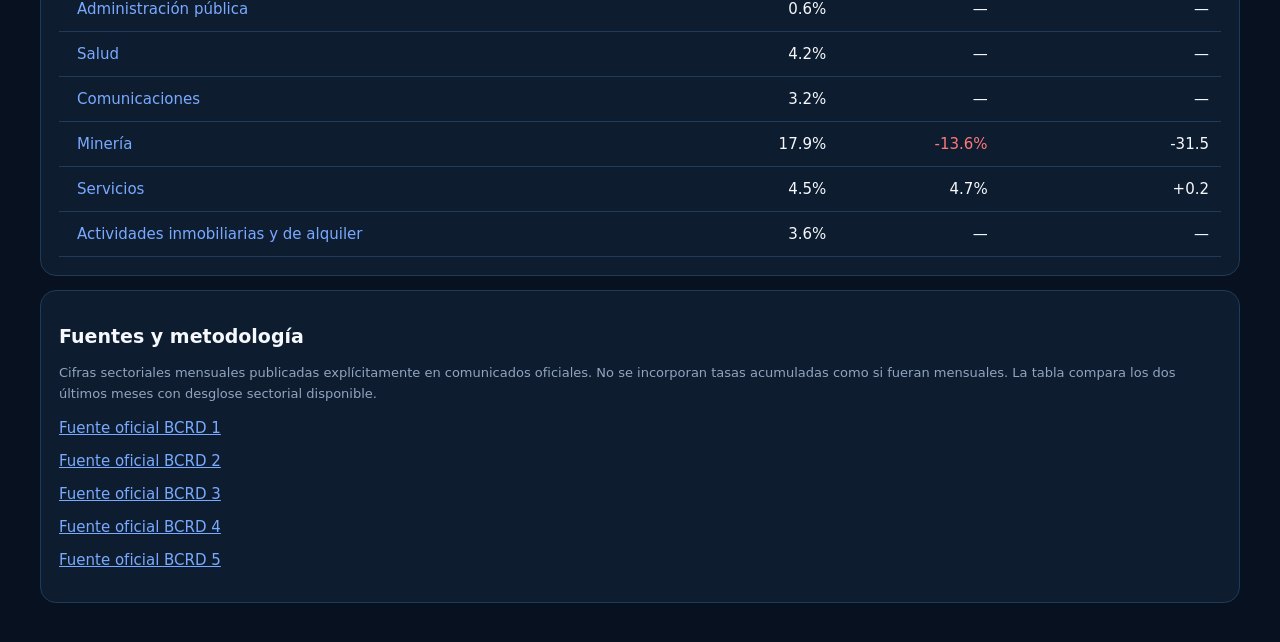
<file: imae.html>
<!doctype html><html lang="es"><head><meta charset="utf-8"><meta name="viewport" content="width=device-width,initial-scale=1"><title>IMAE por actividad · CFO Watch</title><style>body{margin:0;background:#08111f;color:#f5f8fc;font:15px system-ui,Arial}.wrap{max-width:1200px;margin:auto;padding:25px}a{color:#79aaff}.muted{color:#91a5c0}h1{font-size:30px}h2{font-size:19px}.card{background:#0e1c2f;border:1px solid #203a59;border-radius:16px;padding:18px;margin:14px 0}.row{display:flex;gap:14px;flex-wrap:wrap}.metric{flex:1;min-width:180px}.big{font-size:32px;font-weight:800;margin:10px 0}select{background:#142d51;color:white;border:1px solid #40618a;border-radius:9px;padding:10px;max-width:100%}table{border-collapse:collapse;width:100%;min-width:590px}th,td{padding:12px;border-bottom:1px solid #203a59;text-align:right}th:first-child,td:first-child{text-align:left}th{color:#91a5c0}button{background:none;border:0;color:#79aaff;cursor:pointer;text-align:left;font:inherit}svg{width:100%;height:auto} .scroll{overflow-x:auto}.note{font-size:13px;color:#91a5c0;line-height:1.6}.negative{color:#ff7777}</style></head><body><main class="wrap"><a href="./">← CFO Macro Dashboard</a><h1>IMAE por actividad económica</h1><p class="muted">Variaciones interanuales mensuales · Banco Central de la República Dominicana</p><div class="row"><div class="card metric"><div class="muted">IMAE general · último dato</div><div class="big" id="general"></div><div class="muted" id="generalPeriod"></div></div><div class="card metric"><div class="muted">Último desglose sectorial mensual verificado</div><div class="big" id="sectorPeriod"></div><div class="muted">No confundir con las tasas acumuladas del año.</div></div></div><div class="card"><h2>Evolución de la actividad seleccionada</h2><select id="sector"></select><div id="chart"></div><p class="note">Se muestran hasta 12 meses cuando existan datos mensuales verificables. Los espacios sin publicación no se interpolan.</p></div><div class="card"><h2>Comparación sectorial</h2><div class="scroll"><table><thead><tr><th>Actividad</th><th id="priorMonth"></th><th id="latestMonth"></th><th>Cambio (pp)</th></tr></thead><tbody id="rows"></tbody></table></div></div><div class="card"><h2>Fuentes y metodología</h2><p class="note">Cifras sectoriales mensuales publicadas explícitamente en comunicados oficiales. No se incorporan tasas acumuladas como si fueran mensuales. La tabla compara los dos últimos meses con desglose sectorial disponible.</p><div id="sources"></div></div></main><script>
fetch('data/imae_sectors.json?ts='+Date.now()).then(r=>{if(!r.ok)throw Error('No disponible');return r.json()}).then(d=>{
const months=d.months.slice(-12),fmt=v=>v==null?'—':v.toFixed(1)+'%',sectors=Object.keys(d.sectors),select=document.getElementById('sector');
select.innerHTML='<option value="__all">IMAE general</option>'+sectors.map(s=>'<option>'+s+'</option>').join('');
const generalMonth=Object.keys(d.overall).sort().at(-1),sectorMonths=[...new Set(Object.values(d.sectors).flatMap(x=>Object.keys(x)))].sort(),latest=sectorMonths.at(-1),prior=sectorMonths.at(-2);document.getElementById('priorMonth').textContent=prior||'—';document.getElementById('latestMonth').textContent=latest||'—';document.getElementById('general').textContent=fmt(d.overall[generalMonth]);document.getElementById('generalPeriod').textContent=generalMonth||'—';document.getElementById('sectorPeriod').textContent=Object.values(d.sectors).flatMap(x=>Object.keys(x)).sort().at(-1)||'—';
document.getElementById('sources').innerHTML=d.sources.map((u,i)=>'<p><a target="_blank" rel="noopener" href="'+u+'">Fuente oficial BCRD '+(i+1)+'</a></p>').join('');
document.getElementById('rows').innerHTML=sectors.map(s=>{const x=d.sectors[s],a=x[prior],b=x[latest],delta=a==null||b==null?null:b-a;return '<tr><td><button data-sector="'+s+'">'+s+'</button></td><td>'+fmt(a)+'</td><td class="'+(b<0?'negative':'')+'">'+fmt(b)+'</td><td>'+(delta==null?'—':(delta>0?'+':'')+delta.toFixed(1))+'</td></tr>'}).join('');
function draw(){const x=select.value==='__all'?d.overall:d.sectors[select.value],values=months.map(m=>x[m]);const good=values.filter(v=>v!=null);if(!good.length){document.getElementById('chart').textContent='Sin datos';return}const lo=Math.min(0,...good)-2,hi=Math.max(0,...good)+2,W=650,H=230,L=55,R=25,T=20,B=40,y=v=>T+(H-T-B)*(hi-v)/(hi-lo),xp=i=>L+i*(W-L-R)/Math.max(1,months.length-1);let svg='<svg viewBox="0 0 650 230" role="img" aria-label="Crecimiento interanual por mes">';svg+='<line x1="'+L+'" y1="'+y(0)+'" x2="'+(W-R)+'" y2="'+y(0)+'" stroke="#91a5c0"/>';values.forEach((v,i)=>{svg+='<text x="'+xp(i)+'" y="215" text-anchor="middle" fill="#91a5c0">'+months[i]+'</text>';if(v!=null){const yy=y(v);svg+='<circle cx="'+xp(i)+'" cy="'+yy+'" r="6" fill="#79aaff"/><text x="'+xp(i)+'" y="'+(yy-12)+'" text-anchor="middle" fill="white">'+fmt(v)+'</text>'}});for(let i=1;i<values.length;i++)if(values[i]!=null&&values[i-1]!=null)svg+='<line x1="'+xp(i-1)+'" y1="'+y(values[i-1])+'" x2="'+xp(i)+'" y2="'+y(values[i])+'" stroke="#79aaff" stroke-width="3"/>';document.getElementById('chart').innerHTML=svg+'</svg>'}
select.onchange=draw;document.querySelectorAll('[data-sector]').forEach(b=>b.onclick=()=>{select.value=b.dataset.sector;draw();scrollTo({top:0,behavior:'smooth'})});draw()
}).catch(()=>document.getElementById('chart').textContent='No se pudo cargar la información.');
</script></body></html>
</file>
<file: assets/inputs.css>
.inputs-intro{max-width:960px;color:var(--muted);line-height:1.6}.inputs-intro strong{color:var(--text)}.inputs-cards{display:grid;grid-template-columns:repeat(3,minmax(0,1fr));gap:14px}.inputs-card{min-width:0}.inputs-card h3{margin:0;font-size:17px}.inputs-card .v{font-size:29px}.inputs-unit{font-size:12px;color:var(--muted);margin-bottom:10px}.inputs-changes{display:flex;gap:16px;flex-wrap:wrap;padding:11px 0;border-top:1px solid var(--line);border-bottom:1px solid var(--line);margin:10px 0}.inputs-changes span{font-size:13px;font-variant-numeric:tabular-nums}.inputs-changes small{display:block;color:var(--muted);font-size:10px;margin-bottom:3px}.inputs-up{color:var(--yellow)}.inputs-down{color:var(--green)}.inputs-spark{width:100%;height:90px;display:block;margin:8px 0}.inputs-spark text{fill:var(--muted);font-size:10px}.inputs-scope{font-size:12px;line-height:1.5;color:var(--muted);min-height:55px}.inputs-watch{margin-top:16px}.inputs-neutral{border-top-color:var(--line)}.inputs-table{min-width:740px}.inputs-table th,.inputs-table td{white-space:normal;text-align:left;vertical-align:top;line-height:1.5}.inputs-table th:first-child,.inputs-table td:first-child{min-width:180px}.inputs-table td:nth-child(2){width:22%}.inputs-table td:nth-child(3){width:25%}.inputs-table details{margin-top:8px}.inputs-table summary{cursor:pointer;color:var(--blue)}.inputs-table details ul{padding-left:18px}.inputs-table details li{margin-bottom:12px}.inputs-label{display:inline-block;font-size:11px;padding:4px 8px;border:1px solid var(--line);border-radius:7px;color:var(--muted);margin:6px 0}.inputs-count{color:var(--yellow)}.inputs-method{line-height:1.6;font-size:13px;color:var(--muted)}.inputs-method h3{color:var(--text);font-size:16px}.inputs-method li{margin-bottom:8px}.inputs-sources{display:flex;gap:10px;flex-wrap:wrap}.inputs-sources a{font-size:12px}.inputs-legend{color:var(--muted);font-size:12px;line-height:1.6}.inputs-top{display:flex;align-items:center;justify-content:space-between;gap:16px;flex-wrap:wrap}.inputs-top h2{font-size:25px;margin:0}.inputs-tools{margin-top:20px}.inputs-stale{color:var(--yellow)}@media(max-width:1000px){.inputs-cards{grid-template-columns:repeat(2,minmax(0,1fr))}}@media(max-width:650px){.inputs-cards{grid-template-columns:1fr}.inputs-scope{min-height:0}.inputs-top h2{font-size:22px}.inputs-card .v{font-size:30px}}
</file>
